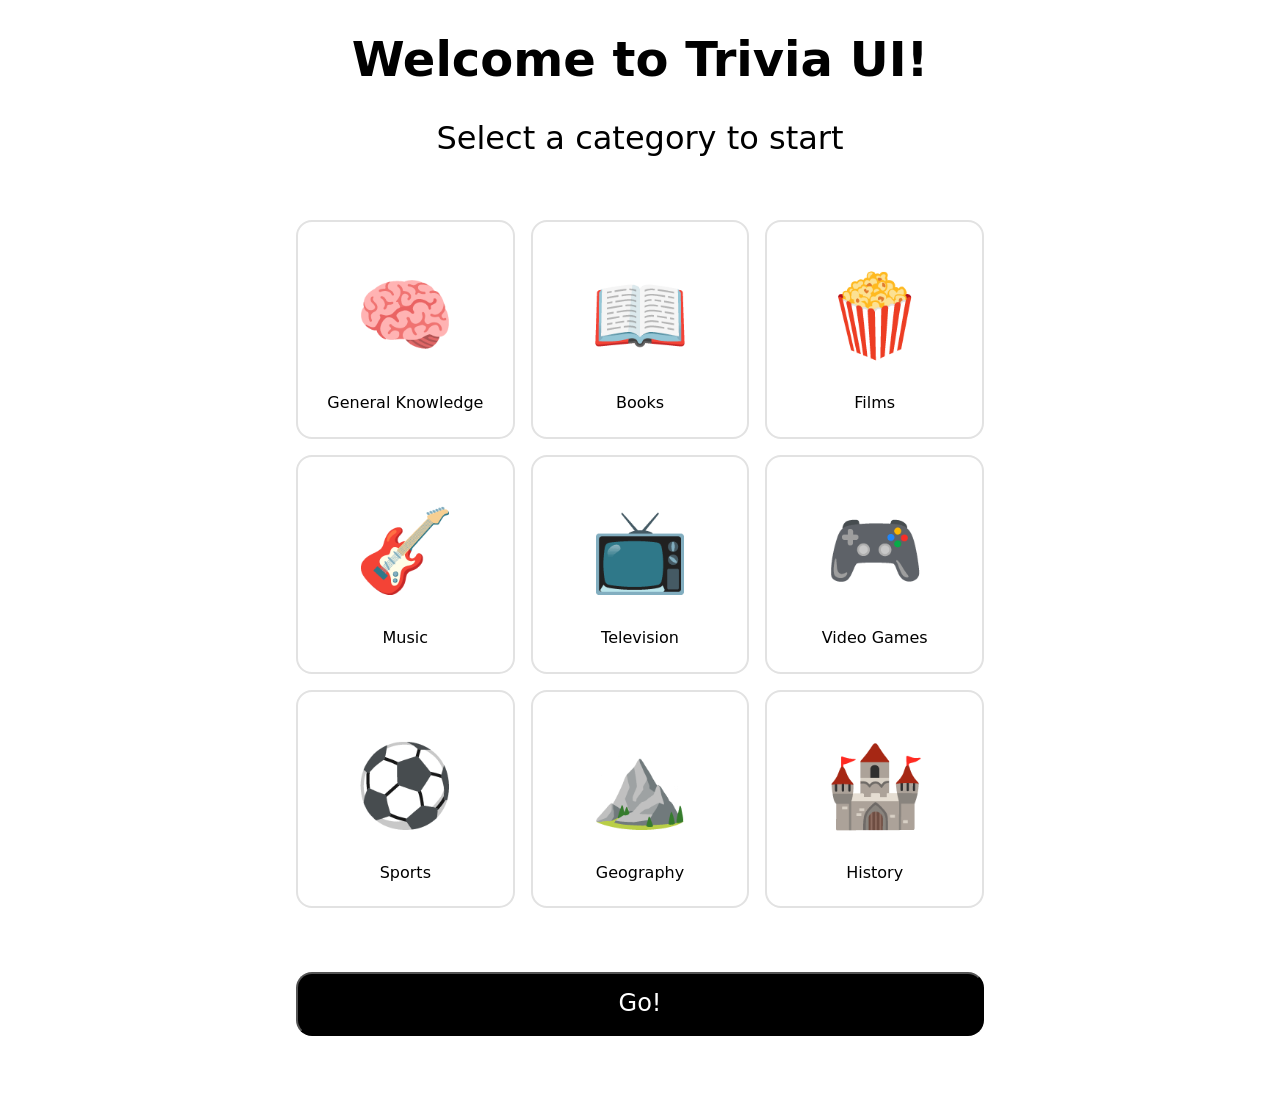
<file: index.html>
<!DOCTYPE html>
<html lang="en">
  <head>
    <meta charset="UTF-8" />
    <meta name="viewport" content="width=device-width, initial-scale=1.0" />
    <title>Trivia UI</title>
    <link rel="stylesheet" href="./styles/index.css" />
  </head>
  <body>
    <div class="container" id="mainContainer">
      <div class="header">
        <h1 class="title">Welcome to Trivia UI!</h1>
        <p class="description">Select a category to start</p>
      </div>
      <div class="category__grid" id="categoriesContainer"></div>
      <input type="hidden" name="category" id="category-input" />
      <button id="submit-category">Go!</button>
    </div>
    <script src="./dom.js" type="module"></script>
  </body>
</html>
</file>
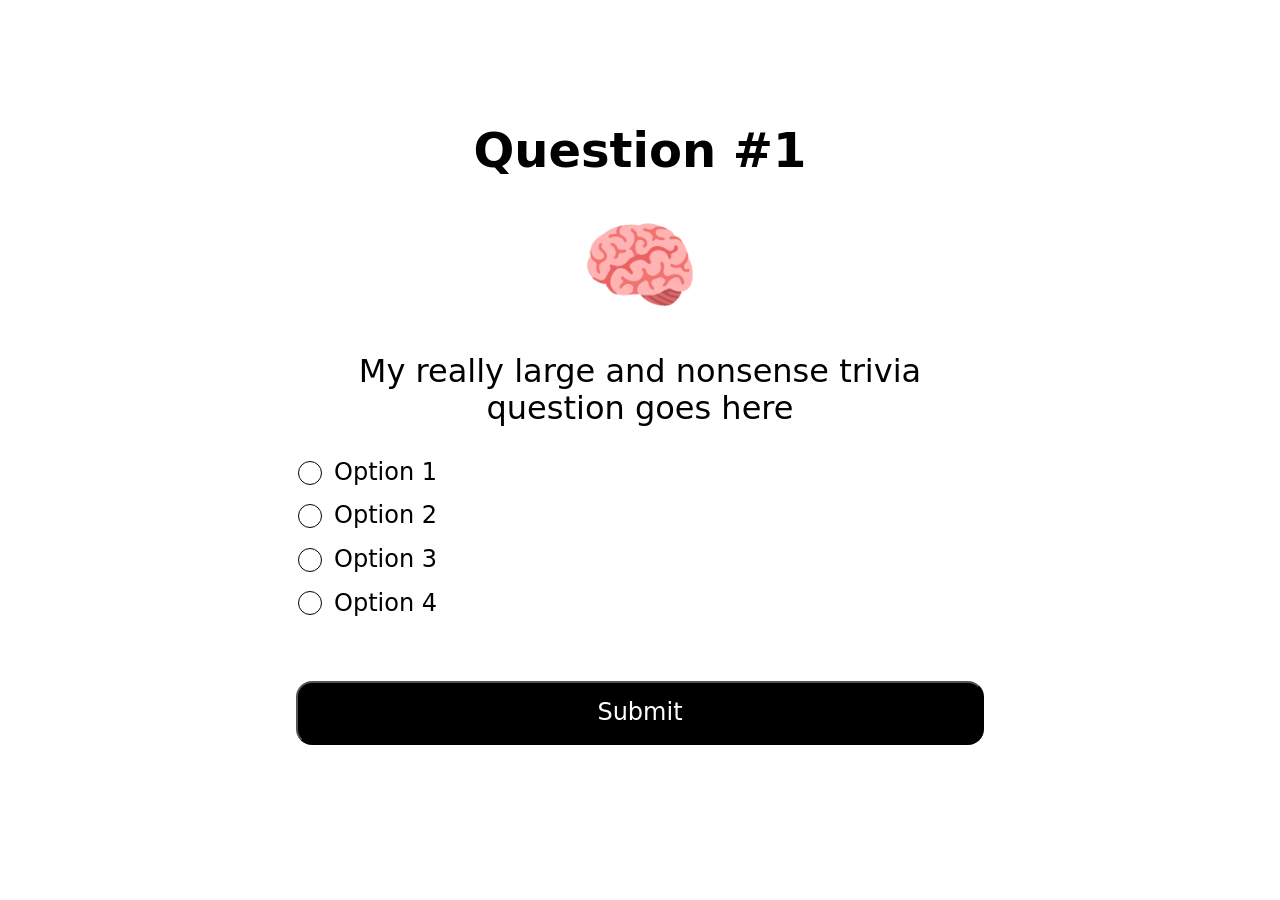
<file: references/question.html>
<!DOCTYPE html>
<html lang="en">
  <head>
    <meta charset="UTF-8" />
    <meta name="viewport" content="width=device-width, initial-scale=1.0" />
    <title>Question Page</title>
    <link rel="stylesheet" href="../styles/index.css" />
  </head>
  <body>
    <div class="container" id="mainContainer">
      <h1 class="title">Question #1</h1>
      <span class="category-icon">🧠</span>
      <p class="question">
        My really large and nonsense trivia question goes here
      </p>
      <form id="form-0">
        <fieldset>
          <label class="radio-field">
            <input type="radio" name="name" />
            Option 1
          </label>
          <label class="radio-field">
            <input type="radio" name="name" />
            Option 2
          </label>
          <label class="radio-field">
            <input type="radio" name="name" />
            Option 3
          </label>
          <label class="radio-field">
            <input type="radio" name="name" />
            Option 4
          </label>
        </fieldset>
        <button>Submit</button>
      </form>
    </div>
  </body>
</html>
</file>
<file: styles/index.css>
@import url(./normalize.css);
@import url(./general.css);
@import url(./category.css);
@import url(./loader.css);
</file>
